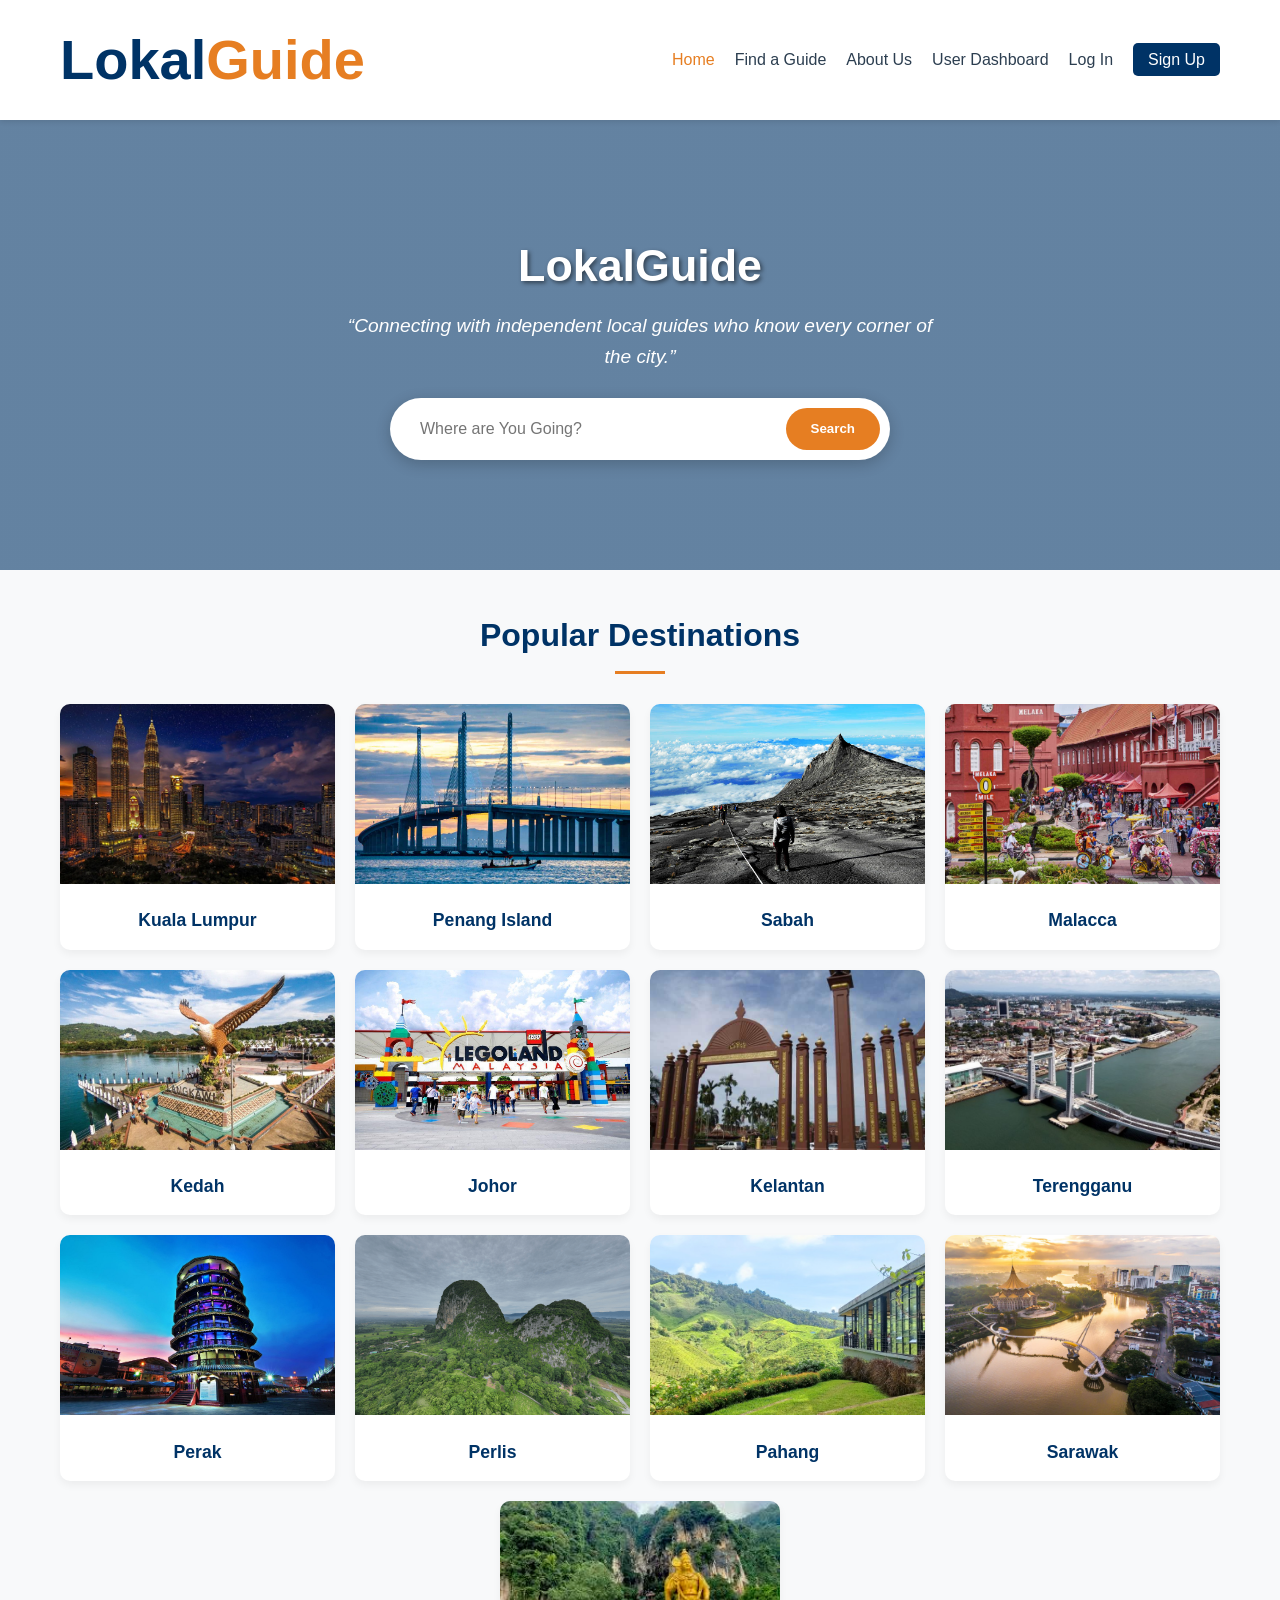
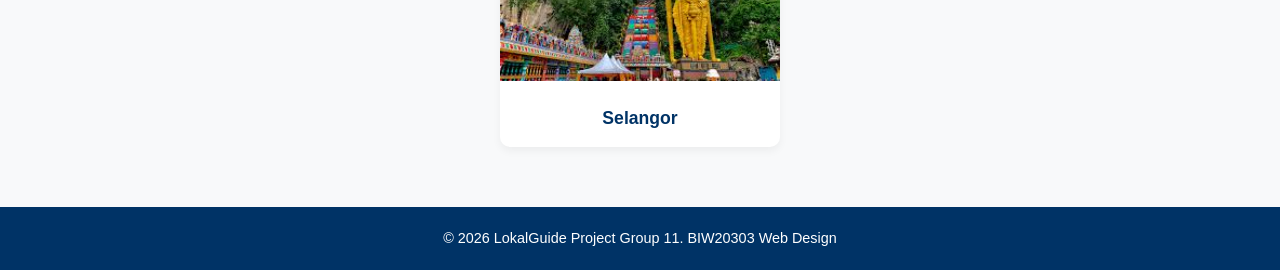
<file: index.html>
<!DOCTYPE html>
<html lang="ms">
<head>
    <meta charset="UTF-8">
    <meta name="viewport" content="width=device-width, initial-scale=1.0">
    <title>LokalGuide - Discover Authentic Experience</title>
    <link rel="stylesheet" href="style.css">
    <style>
        .page-header {
            background-color: var(--primary-blue);
            color: var(--white);
            text-align: center;
            padding: 40px 20px;
        }

        .page-header h1 {
            font-size: 2.2rem;
            margin-bottom: 10px;
        }
    
        .hero {
            background: linear-gradient(rgba(0, 51, 102, 0.6), rgba(0, 51, 102, 0.6)), 
                        url('https://st.depositphotos.com/1927453/1828/i/450/depositphotos_18280473-stock-photo-roszutec-peak-in-sunset-slovakia.jpg') no-repeat center center/cover;
            height: 450px;
            display: flex;
            flex-direction: column;
            justify-content: center;
            align-items: center;
            text-align: center;
            color: var(--white);
            padding: 0 20px;
        }

        .hero h1 {
            font-size: 2.8rem;
            margin-bottom: 10px;
            text-shadow: 2px 2px 4px rgba(0,0,0,0.5);
        }

        .hero p {
            font-size: 1.2rem;
            margin-bottom: 25px;
            max-width: 600px;
        }

    
        .search-box {
            background: var(--white);
            padding: 10px;
            border-radius: 50px;
            display: flex;
            width: 100%;
            max-width: 500px;
            box-shadow: 0 4px 15px rgba(0,0,0,0.2);
        }

        .search-box input {
            border: none;
            padding: 12px 20px;
            width: 100%;
            border-radius: 50px;
            outline: none;
            font-size: 1rem;
        }

        .search-box button {
            background-color: var(--accent-orange);
            color: var(--white);
            border: none;
            padding: 0 25px;
            border-radius: 50px;
            cursor: pointer;
            font-weight: bold;
            transition: background 0.3s;
        }

        .search-box button:hover {
            background-color: var(--primary-blue);
        }
        main {
            max-width: 1200px;
            margin: 40px auto;
            padding: 0 20px;
        }

        .section-title {
            text-align: center;
            margin-bottom: 30px;
            font-size: 2rem;
            color: var(--primary-blue);
            position: relative;
        }

        .section-title::after {
            content: '';
            display: block;
            width: 50px;
            height: 3px;
            background-color: var(--accent-orange);
            margin: 10px auto 0;
        }

        .grid-destinations {
            display: flex;
            flex-wrap: wrap;
            gap: 20px;
            justify-content: center;
        }

        .card {
            background-color: var(--white);
            flex: 1;
            min-width: 250px;
            max-width: 280px;
            border-radius: 10px;
            overflow: hidden;
            box-shadow: 0 4px 8px rgba(0,0,0,0.05);
            text-decoration: none;
            color: var(--text-dark);
            transition: transform 0.3s, box-shadow 0.3s;
        }

        .card:hover {
            transform: translateY(-5px);
            box-shadow: 0 8px 16px rgba(0,0,0,0.15);
        }

        .card img {
            width: 100%;
            height: 180px;
            object-fit: cover;
        }

        .card-body {
            padding: 15px;
            text-align: center;
        }

        .card-body h4 {
            font-size: 1.1rem;
            color: var(--primary-blue);
        }

    </style>
</head>
<body>

    <nav>
        <div class="nav-container">
            <a href="index.html" class="logo">Lokal<span>Guide</span></a>
            <ul>
                <li><a href="index.html"class="active">Home</a></li>
                <li><a href="guide.html">Find a Guide</a></li>
                <li><a href="aboutus.html">About Us</a></li>
                <li><a href="dashboard.html">User Dashboard</a></li>
                <li><a href="login.html" class="btn-login">Log In</a></li>
                <li><a href="signup.html" class="btn-signup">Sign Up</a></li>
            </ul>
        </div>
    </nav>
   
    <header class="hero">
        <h1>LokalGuide</h1>
        <p><em>“Connecting with independent local guides who know every corner of the city.”</em></p>
        
        <div class="search-box">
            <input type="text" placeholder="Where are You Going?">
            <button type="button">Search</button>
        </div>
    </header>

    <main>
        <h2 class="section-title">Popular Destinations</h2>
        
        <div class="grid-destinations">
           
            <a href="#" class="card">
            <img src="kl.jpg" alt="Kuala Lumpur" width="300" height="200">                
            <div class="card-body">
                    <h4>Kuala Lumpur</h4>
                </div>
            </a>

           
            <a href="#" class="card">
            <img src="penang.jpg" alt="Kuala Lumpur" width="300" height="200">                
            <div class="card-body">
                    <h4>Penang Island</h4>
                </div>
            </a>

            <a href="#" class="card">
            <img src="kk.jpg" alt="Kuala Lumpur" width="300" height="200">                
            <div class="card-body">
                    <h4>Sabah</h4>
                </div>
            </a>

            <a href="#" class="card">
            <img src="melaka.jpg" alt="Kuala Lumpur" width="300" height="200">                
            <div class="card-body">
                    <h4>Malacca</h4>
                </div>
            </a>
                        
            <a href="#" class="card">
            <img src="langkawi.jpg" alt="Kuala Lumpur" width="300" height="200">                
            <div class="card-body">
                    <h4>Kedah</h4>
                </div>
            </a>
                        
            <a href="#" class="card">
            <img src="johor.jpg" alt="Kuala Lumpur" width="300" height="200">                
            <div class="card-body">
                    <h4>Johor</h4>
                </div>
            </a>

            <a href="#" class="card">
            <img src="kelantan.jpg" alt="Kuala Lumpur" width="300" height="200">                
            <div class="card-body">
                    <h4>Kelantan</h4>
                </div>
            </a>         

            <a href="#" class="card">
            <img src="terengganu.jpg" alt="Kuala Lumpur" width="300" height="200">                
            <div class="card-body">
                    <h4>Terengganu</h4>
                </div>
            </a>           

            <a href="#" class="card">
            <img src="perak.jpg" alt="Kuala Lumpur" width="300" height="200">                
            <div class="card-body">
                    <h4>Perak</h4>
                </div>
            </a>       
                
            <a href="#" class="card">
            <img src="perlis.png" alt="Kuala Lumpur" width="300" height="200">                
            <div class="card-body">
                    <h4>Perlis</h4>
                </div>
            </a>

            <a href="#" class="card">
            <img src="pahang.jpg" alt="Kuala Lumpur" width="300" height="200">                
            <div class="card-body">
                    <h4>Pahang</h4>
                </div>
            </a>

            <a href="#" class="card">
            <img src="sarawak.webp" alt="Kuala Lumpur" width="300" height="200">                
            <div class="card-body">
                    <h4>Sarawak</h4>
                </div>
            </a>

            <a href="#" class="card">
            <img src="selangor.jpg" alt="Kuala Lumpur" width="300" height="200">                
            <div class="card-body">
                    <h4>Selangor</h4>
                </div>
            </a>
        </div>
    </main>

    <footer>
        <p>&copy; 2026 LokalGuide Project Group 11. BIW20303 Web Design</p>
    </footer>

</body>
</html>
</file>
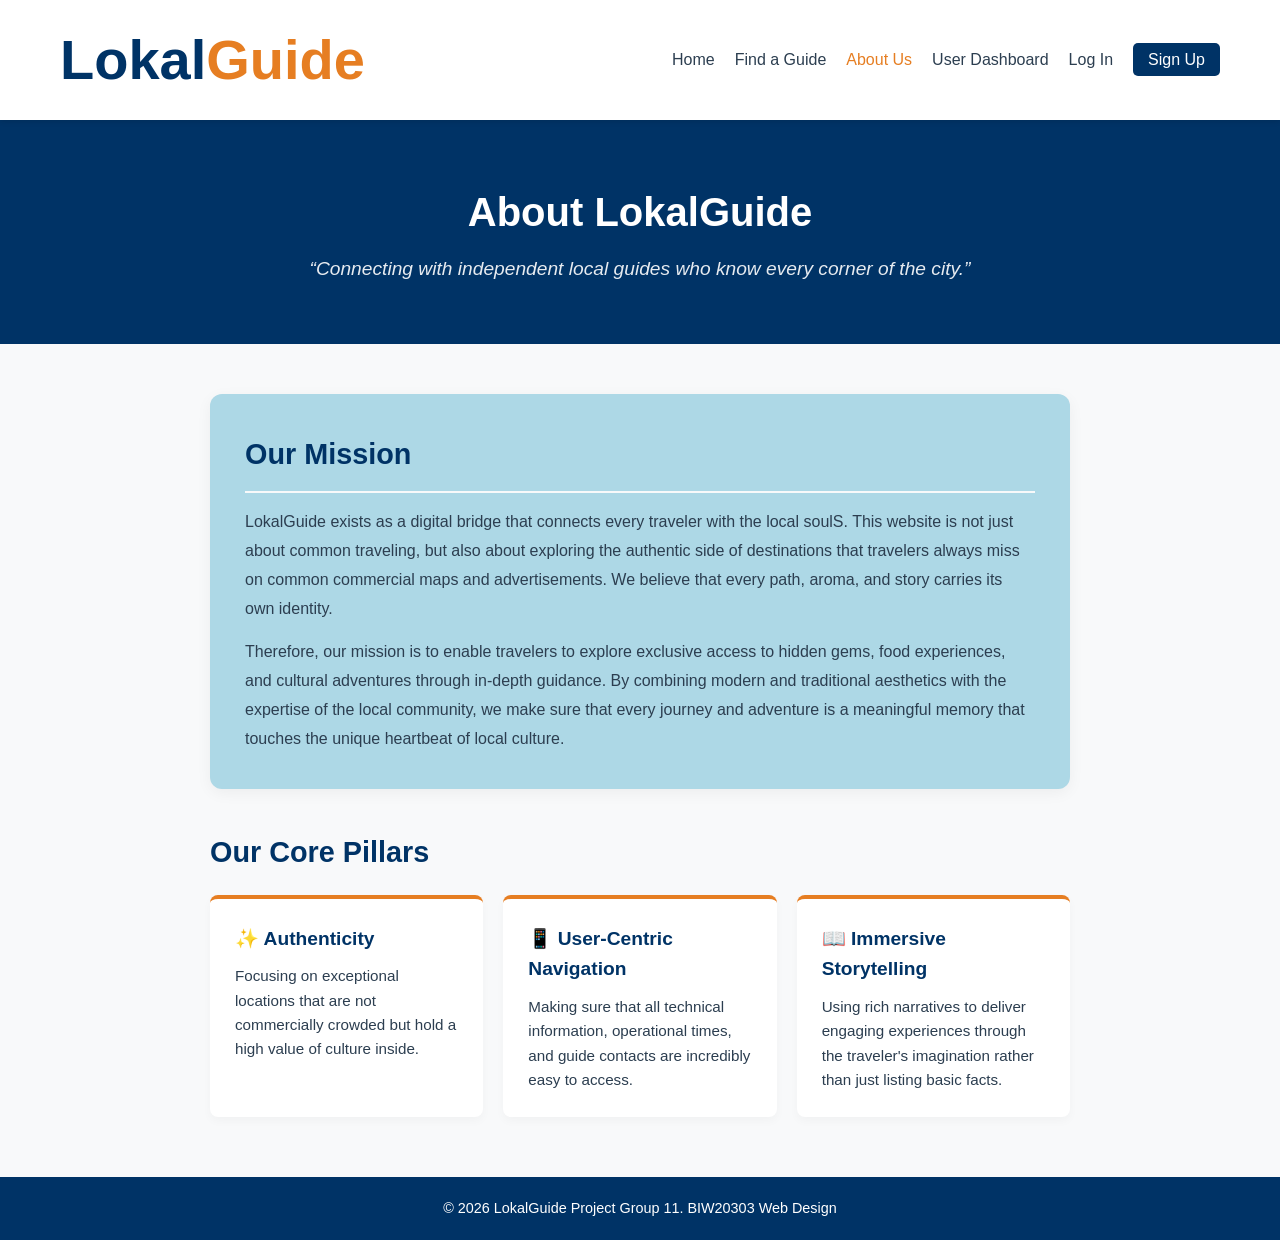
<file: aboutus.html>
<!DOCTYPE html>
<html lang="ms">
<head>
    <meta charset="UTF-8">
    <meta name="viewport" content="width=device-width, initial-scale=1.0">
    <title>About Us - LokalGuide</title>
    <link rel="stylesheet" href="style.css">
</head>
<style>
        .about-hero {
            background-color: #003366; 
            color: #ffffff;
            text-align: center;
            padding: 60px 20px;
        }

        .about-hero h1 {
            font-size: 2.5rem;
            margin-bottom: 10px;
        }

        .about-hero p {
            font-size: 1.2rem;
            max-width: 700px;
            margin: 0 auto;
            opacity: 0.9;
        }

        .about-content {
            max-width: 900px;
            margin: 50px auto;
            padding: 0 20px;
        }

        .story-section {
            background-color: lightblue;
            padding: 35px;
            border-radius: 12px;
            box-shadow: 0 4px 15px rgba(0,0,0,0.05);
            margin-bottom: 40px;
            line-height: 1.8;
        }

        .story-section h2 {
            color: #003366;
            margin-bottom: 15px;
            font-size: 1.8rem;
            border-bottom: 2px solid #f8f9fa;
            padding-bottom: 10px;
        }

        .pillar-grid {
            display: flex;
            flex-wrap: wrap;
            gap: 20px;
            margin-top: 20px;
        }

        .pillar-card {
            background: #ffffff;
            flex: 1;
            min-width: 250px;
            padding: 25px;
            border-radius: 8px;
            box-shadow: 0 4px 10px rgba(0,0,0,0.03);
            border-top: 4px solid #e67e22; /
        }

        .pillar-card h3 {
            color: #003366;
            margin-bottom: 10px;
            font-size: 1.2rem;
        }

        .pillar-card p {
            font-size: 0.95rem;
            color: #2c3e50;
        }
        
        </style>
<body>

    <nav>
        <div class="nav-container">
            <a href="index.html" class="logo">Lokal<span>Guide</span></a>
            <ul>
                <li><a href="index.html">Home</a></li>
                <li><a href="guide.html">Find a Guide</a></li>
                <li><a href="aboutus.html"class="active">About Us</a></li>
                <li><a href="dashboard.html">User Dashboard</a></li>
                <li><a href="login.html" class="btn-login">Log In</a></li>
                <li><a href="signup.html" class="btn-signup">Sign Up</a></li>
            </ul>
        </div>
    </nav>

    <header class="about-hero">
        <h1>About LokalGuide</h1>
        <p><em>“Connecting with independent local guides who know every corner of the city.”</em></p>
    </header>

    <main class="about-content">
        
    
        <section class="story-section">
            <h2>Our Mission</h2>
            <p>
                LokalGuide exists as a digital bridge that connects every traveler with the local soulS. 
                This website is not just about common traveling, but also about exploring the authentic side of 
                destinations that travelers always miss on common commercial maps and advertisements. 
                We believe that every path, aroma, and story carries its own identity. 
            </p>
            <p style="margin-top: 15px;">
                Therefore, our mission is to enable travelers to explore exclusive access to hidden gems, 
                food experiences, and cultural adventures through in-depth guidance. By combining modern 
                and traditional aesthetics with the expertise of the local community, we make sure that every journey 
                and adventure is a meaningful memory that touches the unique heartbeat of local culture.
            </p>
        </section>

        <section>
            <h2 style="color: #003366; margin-bottom: 20px; font-size: 1.8rem;">Our Core Pillars</h2>
            <div class="pillar-grid">
                
                <div class="pillar-card">
                    <h3>✨ Authenticity</h3>
                    <p>Focusing on exceptional locations that are not commercially crowded but hold a high value of culture inside.</p>
                </div>

              
                <div class="pillar-card">
                    <h3>📱 User-Centric Navigation</h3>
                    <p>Making sure that all technical information, operational times, and guide contacts are incredibly easy to access.</p>
                </div>

               
                <div class="pillar-card">
                    <h3>📖 Immersive Storytelling</h3>
                    <p>Using rich narratives to deliver engaging experiences through the traveler's imagination rather than just listing basic facts.</p>
                </div>

            </div>
        </section>

    </main>

    <footer>
        <p>&copy; 2026 LokalGuide Project Group 11. BIW20303 Web Design</p>
    </footer>

</body>
</html>
</file>
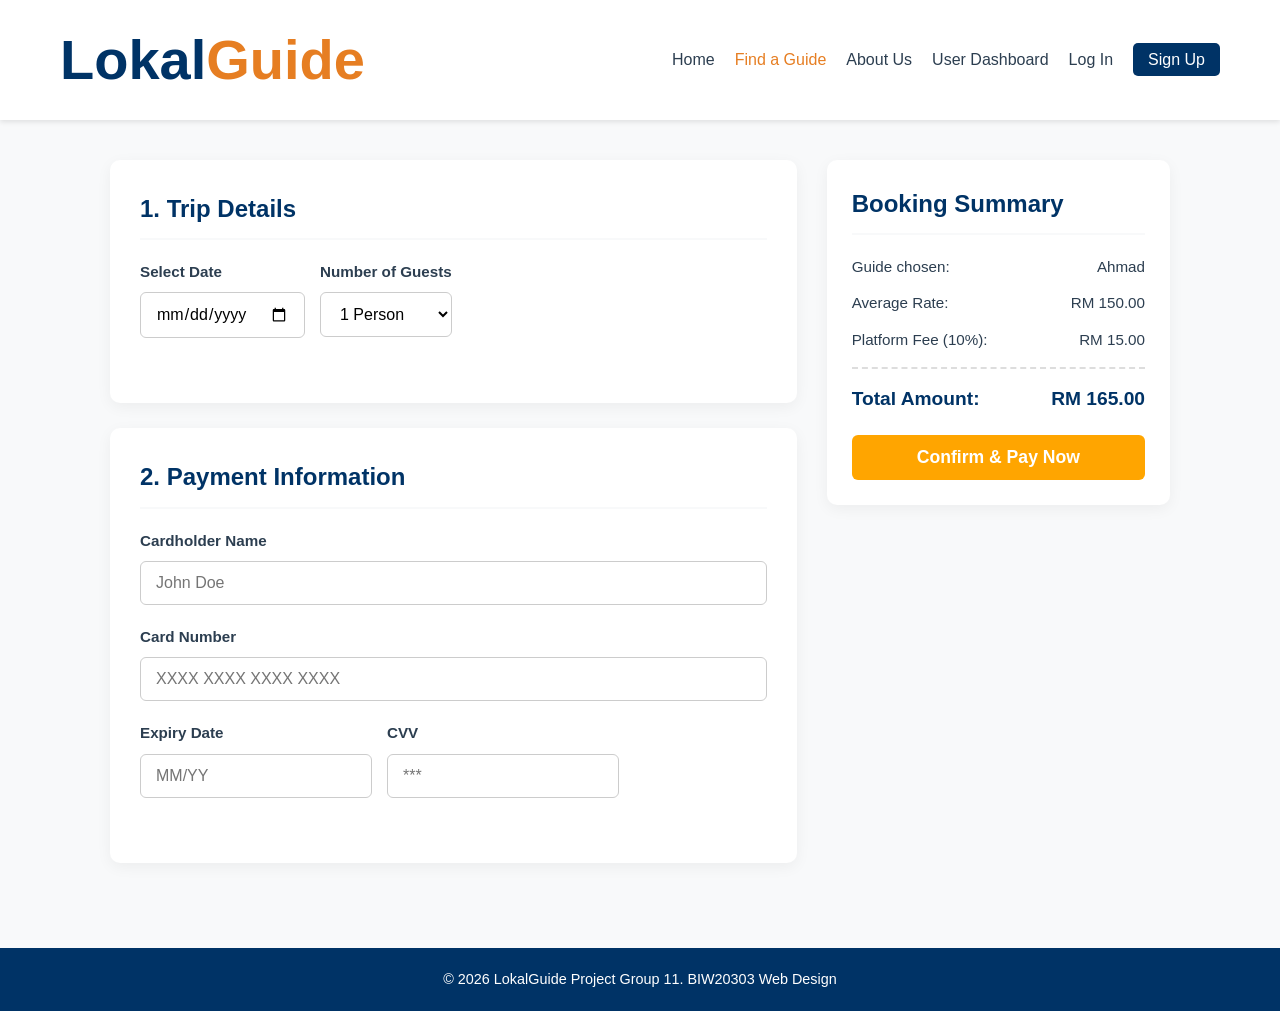
<file: booking.html>
<!DOCTYPE html>
<html lang="ms">
<head>
    <meta charset="UTF-8">
    <meta name="viewport" content="width=device-width, initial-scale=1.0">
    <title>Booking & Payment - LokalGuide</title>
    <link rel="stylesheet" href="style.css">
<style>
    .form-group {
        margin-bottom: 20px;
    }

    .form-group label {
        display: block;
        margin-bottom: 8px;
        font-weight: 600;
        color: var(--text-dark);
        font-size: 0.95rem;
    }

    .form-group input, .form-group select {
        width: 100%;
        padding: 12px 15px;
        border: 1px solid #cccccc;
        border-radius: 6px;
        outline: none;
        font-size: 1rem;
        background-color: white;
        transition: border-color 0.3s;
    }

    .form-group input:focus, .form-group select:focus {
        border-color: orange;
    }
        .booking-wrapper {
            max-width: 1100px;
            margin: 40px auto;
            padding: 0 20px;
            display: flex;
            flex-wrap: wrap;
            gap: 30px;
        }

        .booking-form-section {
            flex: 2;
            min-width: 320px;
        }

        .booking-summary-section {
            flex: 1;
            min-width: 300px;
        }

        .form-card {
            background: var(--white);
            padding: 30px;
            border-radius: 10px;
            box-shadow: 0 4px 15px rgba(0,0,0,0.05);
            margin-bottom: 25px;
        }

        .form-card h2, .summary-card h3 {
            color: var(--primary-blue);
            margin-bottom: 20px;
            font-size: 1.5rem;
            border-bottom: 2px solid var(--bg-light);
            padding-bottom: 10px;
        }

        .form-row {
            display: flex;
            gap: 15px;
            margin-bottom: 15px;
        }

        .summary-card {
            background: var(--white);
            padding: 25px;
            border-radius: 10px;
            box-shadow: 0 4px 15px rgba(0,0,0,0.05);
        }

        .summary-line{
            display: flex;
            justify-content: space-between;
            margin-bottom: 12px;
            font-size: 0.95rem;
            color: var(--text-dark);
        }

        .summary-total {
            display: flex;
            justify-content: space-between;
            margin-top: 15px;
            padding-top: 15px;
            border-top: 2px dashed #dddddd;
            font-size: 1.2rem;
            font-weight: bold;
            color: var(--primary-blue);
        }

        .btn-pay {
            width: 100%;
            padding: 12px;
            background-color: orange;
            color: white;
            border: none;
            border-radius: 6px;
            font-size: 1.1rem;
            font-weight: bold;
            cursor: pointer;
            transition: background 0.3s;
            margin-top: 20px;
        }

        .btn-pay:hover {
            background-color: var(--primary-blue);
        }

</style>
</head>
<body>

    <nav>
        <div class="nav-container">
            <a href="index.html" class="logo">Lokal<span>Guide</span></a>
            <ul>
                <li><a href="index.html">Home</a></li>
                <li><a href="guide.html" class="active">Find a Guide</a></li>
                <li><a href="aboutus.html">About Us</a></li>
                <li><a href="dashboard.html">User Dashboard</a></li>
                <li><a href="login.html" class="btn-login">Log In</a></li>
                <li><a href="signup.html" class="btn-signup">Sign Up</a></li>
            </ul>
        </div>
    </nav>

    <main class="booking-wrapper">
        
        <section class="booking-form-section">
            <div class="form-card">
                <h2>1. Trip Details</h2>
                <div class="form-row">
                    <div class="form-group">
                        <label for="trip-date">Select Date</label>
                        <input type="date" id="trip-date" required>
                    </div>
                    <div class="form-group">
                        <label for="guests">Number of Guests</label>
                        <select id="guests">
                            <option>1 Person</option>
                            <option>2 People</option>
                            <option>3 People</option>
                        </select>
                    </div>
                </div>
            </div>
            <div class="form-card">
                <h2>2. Payment Information</h2>
                <div class="form-group">
                    <label>Cardholder Name</label>
                    <input type="text" placeholder="John Doe" required>
                </div>
                <div class="form-group">
                    <label>Card Number</label>
                    <input type="text" placeholder="XXXX XXXX XXXX XXXX" required>
                </div>
                <div class="form-row">
                    <div class="form-group">
                    <label>Expiry Date </label>
                    <input type="text" placeholder="MM/YY" required>
                </div>
                <div class="form-group">
                        <label>CVV</label>
                        <input type="password" placeholder="***" required>
                    </div>
                </div>
            </div>
        </section>
        <aside class="booking-summary-section">
            <div class="summary-card">
                <h3>Booking Summary</h3>
            
                <div class="summary-line">
                    <span>Guide chosen:</span>
                    <span>Ahmad</span>
                </div>
                <div class="summary-line">
                    <span>Average Rate:</span>
                    <span>RM 150.00</span>
                </div>
                <div class="summary-line">
                    <span>Platform Fee (10%):</span>
                    <span>RM 15.00</span>
                </div>
                <div class="summary-total">
                    <span>Total Amount:</span>
                    <span>RM 165.00</span>
                </div>
                <form action="index1.html" method="GET">
                    <button type="submit" class="btn-pay">Confirm & Pay Now</button>
                </form>
            </div>
        </aside>
    </main>

    <footer>
        <p>&copy; 2026 LokalGuide Project Group 11. BIW20303 Web Design</p>
    </footer>

</body>
</html>
</file>
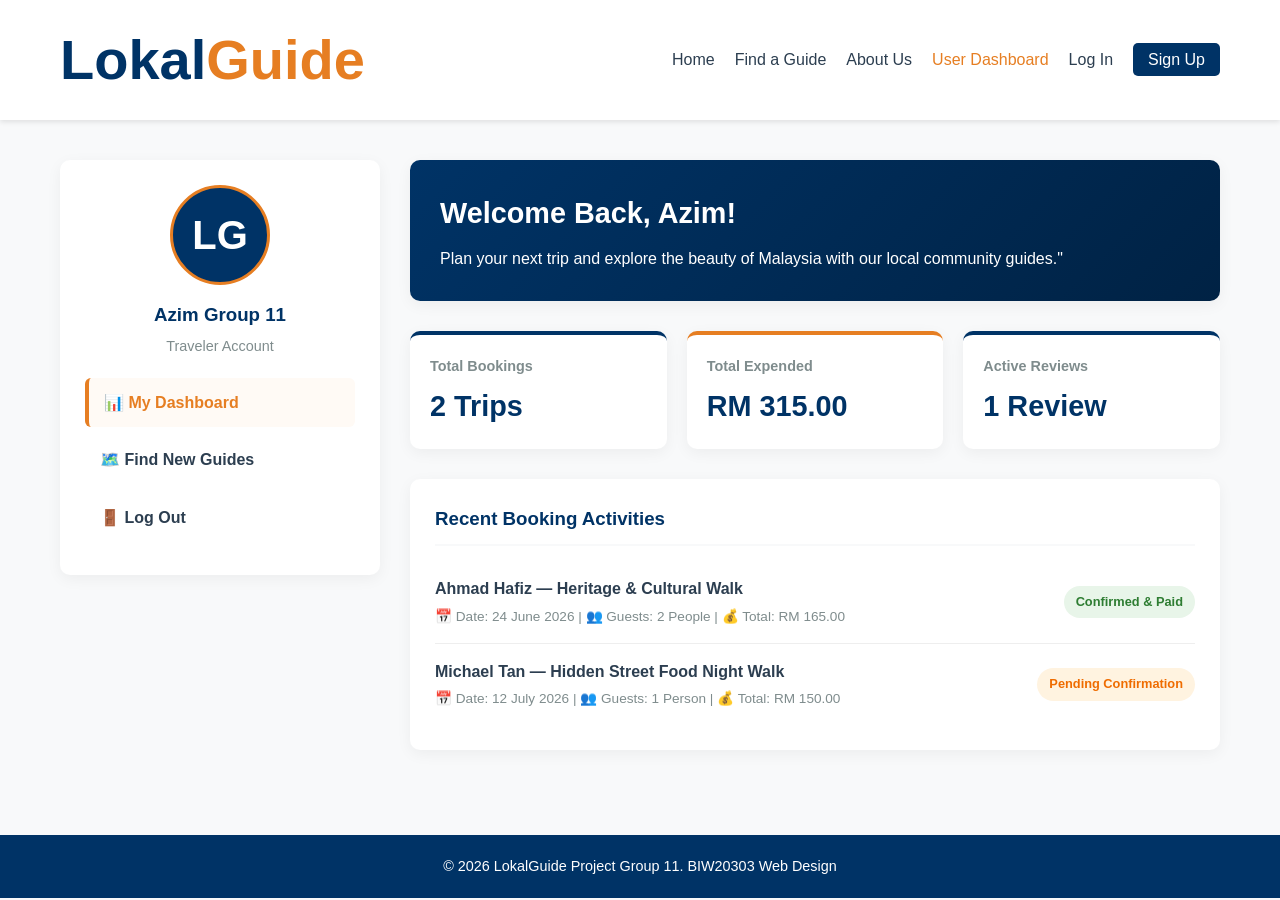
<file: dashboard.html>
<!DOCTYPE html>
<html lang="ms">
<head>
    <meta charset="UTF-8">
    <meta name="viewport" content="width=device-width, initial-scale=1.0">
    <title>User Dashboard - LokalGuide</title>
    <link rel="stylesheet" href="style.css">
    <style>

        .dashboard-container {
            max-width: 1200px;
            margin: 40px auto;
            padding: 0 20px;
            display: flex;
            flex-wrap: wrap;
            gap: 30px;
        }

        .dashboard-sidebar {
            flex: 1;
            min-width: 260px;
            background: #ffffff;
            padding: 25px;
            border-radius: 10px;
            box-shadow: 0 4px 15px rgba(0,0,0,0.05);
            text-align: center;
            height: fit-content;
        }

        .user-avatar {
            width: 100px;
            height: 100px;
            background-color: #003366; 
            color: #ffffff;
            font-size: 2.5rem;
            font-weight: bold;
            display: flex;
            align-items: center;
            justify-content: center;
            border-radius: 50%;
            margin: 0 auto 15px auto;
            border: 3px solid #e67e22;
        }

        .user-info h3 {
            color: #003366;
            margin-bottom: 5px;
        }

        .user-info p {
            color: #7f8c8d;
            font-size: 0.9rem;
            margin-bottom: 20px;
        }

        .sidebar-menu {
            list-style: none;
            padding: 0;
            text-align: left;
        }

        .sidebar-menu li a {
            display: block;
            padding: 12px 15px;
            color: #2c3e50;
            text-decoration: none;
            font-weight: 600;
            border-radius: 6px;
            transition: all 0.3s;
            margin-bottom: 8px;
        }

        .sidebar-menu li a:hover, .sidebar-menu li a.active {
            background-color: #fffaf5;
            color: #e67e22;
            border-left: 4px solid #e67e22;
        }

       
        .dashboard-main {
            flex: 3;
            min-width: 320px;
        }

        .welcome-card {
            background: linear-gradient(135deg, #003366, #002244);
            color: #ffffff;
            padding: 30px;
            border-radius: 10px;
            margin-bottom: 30px;
            box-shadow: 0 4px 15px rgba(0,0,0,0.05);
        }

        .welcome-card h2 {
            margin-bottom: 10px;
            font-size: 1.8rem;
        }

        .status-grid {
            display: grid;
            grid-template-columns: repeat(auto-fit, minmax(200px, 1fr));
            gap: 20px;
            margin-bottom: 30px;
        }

        .status-card {
            background: #ffffff;
            padding: 20px;
            border-radius: 10px;
            box-shadow: 0 4px 15px rgba(0,0,0,0.05);
            border-top: 4px solid #003366;
        }

        .status-card.orange {
            border-top: 4px solid #e67e22;
        }

        .status-card h4 {
            color: #7f8c8d;
            font-size: 0.9rem;
            margin-bottom: 5px;
        }

        .status-card p {
            font-size: 1.8rem;
            font-weight: bold;
            color: #003366;
        }

        .content-card {
            background: #ffffff;
            padding: 25px;
            border-radius: 10px;
            box-shadow: 0 4px 15px rgba(0,0,0,0.05);
            margin-bottom: 25px;
        }

        .content-card h3 {
            color: #003366;
            margin-bottom: 15px;
            border-bottom: 2px solid #f8f9fa;
            padding-bottom: 10px;
        }

        .booking-item {
            display: flex;
            justify-content: space-between;
            align-items: center;
            padding: 15px 0;
            border-bottom: 1px solid #eeeeee;
        }

        .booking-item:last-child {
            border-bottom: none;
        }

        .booking-details h4 {
            color: #2c3e50;
            margin-bottom: 4px;
        }

        .booking-details p {
            font-size: 0.85rem;
            color: #7f8c8d;
        }

        .status-badge {
            padding: 6px 12px;
            border-radius: 20px;
            font-size: 0.8rem;
            font-weight: bold;
            background-color: #e8f5e9;
            color: #2e7d32; 
        }

        .status-badge.pending {
            background-color: #fff3e0;
            color: #ef6c00; 
        }
    </style>
</head>
<body>

    <nav>
        <div class="nav-container">
            <a href="index.html" class="logo">Lokal<span>Guide</span></a>
            <ul>
                <li><a href="index.html">Home</a></li>
                <li><a href="guide.html">Find a Guide</a></li>
                <li><a href="aboutus.html">About Us</a></li>
                <li><a href="dashboard.html"class="active">User Dashboard</a></li>
                <li><a href="login.html" class="btn-login">Log In</a></li>
                <li><a href="signup.html" class="btn-signup">Sign Up</a></li>
            </ul>
        </div>
    </nav>

    <main class="dashboard-container">
        
        <aside class="dashboard-sidebar">
            <div class="user-avatar">LG</div>
            <div class="user-info">
                <h3>Azim Group 11</h3>
                <p>Traveler Account</p>
            </div>
            <ul class="sidebar-menu">
                <li><a href="#" class="active">📊 My Dashboard</a></li>
                <li><a href="guide.html">🗺️ Find New Guides</a></li>
                <li><a href="index1.html">🚪 Log Out</a></li>
            </ul>
        </aside>

        <section class="dashboard-main">
   
            <div class="welcome-card">
                <h2>Welcome Back, Azim!</h2>
                <p>Plan your next trip and explore the beauty of Malaysia with our local community guides."</p>
            </div>

        
            <div class="status-grid">
                <div class="status-card">
                    <h4>Total Bookings</h4>
                    <p>2 Trips</p>
                </div>
                <div class="status-card orange">
                    <h4>Total Expended</h4>
                    <p>RM 315.00</p>
                </div>
                <div class="status-card">
                    <h4>Active Reviews</h4>
                    <p>1 Review</p>
                </div>
            </div>

          
            <div class="content-card">
                <h3>Recent Booking Activities</h3>
                
                <div class="booking-item">
                    <div class="booking-details">
                        <h4>Ahmad Hafiz — Heritage & Cultural Walk</h4>
                        <p>📅 Date: 24 June 2026 | 👥 Guests: 2 People | 💰 Total: RM 165.00</p>
                    </div>
                    <span class="status-badge">Confirmed & Paid</span>
                </div>

   
                <div class="booking-item">
                    <div class="booking-details">
                        <h4>Michael Tan — Hidden Street Food Night Walk</h4>
                        <p>📅 Date: 12 July 2026 | 👥 Guests: 1 Person | 💰 Total: RM 150.00</p>
                    </div>
                    <span class="status-badge pending">Pending Confirmation</span>
                </div>
            </div>

        </section>

    </main>

    <footer>
        <p>&copy; 2026 LokalGuide Project Group 11. BIW20303 Web Design</p>
    </footer>

</body>
</html>
</file>
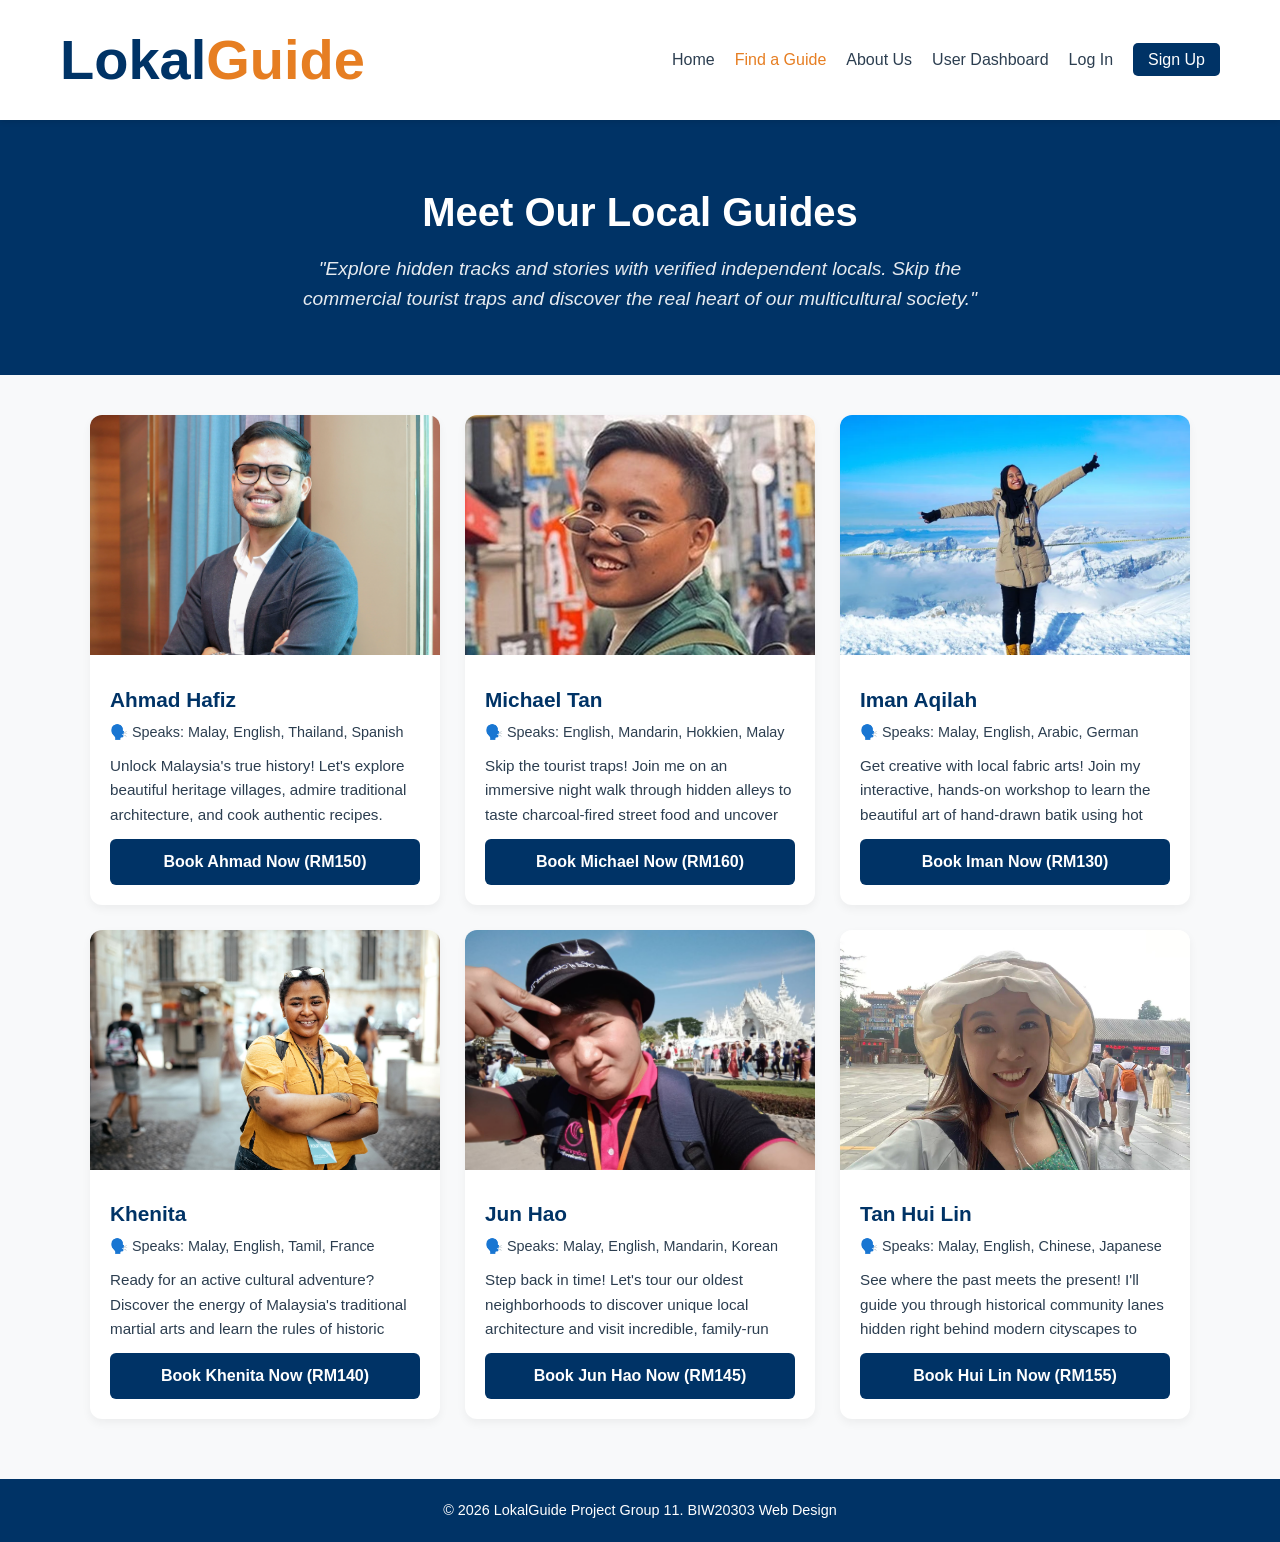
<file: guide.html>
<!DOCTYPE html>
<html lang="ms">
<head>
    <meta charset="UTF-8">
    <meta name="viewport" content="width=device-width, initial-scale=1.0">
    <title>Find a Guide - LokalGuide</title>
    <link rel="stylesheet" href="style.css">
<style>
    .page-header {
            background-color: #003366; 
            color: #ffffff;
            text-align: center;
            padding: 60px 20px;
        }

        .page-header h1 {
            font-size: 2.5rem;
            margin-bottom: 10px;
        }

        .page-header p {
            font-size: 1.2rem;
            max-width: 700px;
            margin: 0 auto;
            opacity: 0.9;
        }

        .container {
            max-width: 1200px;
            margin: 40px auto;
            padding: 0 20px;
        }

        
        .guide-grid {
            display: flex;
            flex-wrap: wrap;
            gap: 25px;
            justify-content: center;
        }

        .guide-card {
            background-color: var(--white);
            flex: 1;
            min-width: 280px;
            max-width: 350px;
            border-radius: 12px;
            overflow: hidden;
            box-shadow: 0 4px 10px rgba(0,0,0,0.05);
            transition: transform 0.3s;
        }

        .guide-card:hover {
            transform: translateY(-5px);
            box-shadow: 0 8px 20px rgba(0,0,0,0.15);
        }

        .guide-img-container {
            position: relative;
        }

        .guide-card img {
            width: 100%;
            height: 240px;
            object-fit: cover;
        }

        .badge-location {
            position: absolute;
            bottom: 15px;
            left: 15px;
            background-color: var(--accent-orange);
            color: var(--white);
            padding: 5px 12px;
            font-size: 0.85rem;
            border-radius: 20px;
            font-weight: bold;
        }

     
        .guide-info {
            padding: 20px;
        }

        .guide-info h3 {
            color: var(--primary-blue);
            margin-bottom: 5px;
            font-size: 1.3rem;
        }

        .guide-lang {
            font-size: 0.9rem;
            color: var(--gray);
            margin-bottom: 10px;
        }

        .guide-desc {
            font-size: 0.95rem;
            color: var(--text-dark);
            margin-bottom: 15px;
            height: 70px; 
            overflow: hidden;
        }

        .btn-book {
            display: block;
            text-align: center;
            background-color: var(--primary-blue);
            color: var(--white);
            text-decoration: none;
            padding: 10px;
            border-radius: 6px;
            font-weight: bold;
            transition: background 0.3s;
        }
        .btn-book:hover {
            background-color: var(--accent-orange);
        }

</style>
</head>
<body>
    <nav>
        <div class="nav-container">
            <a href="index.html" class="logo">Lokal<span>Guide</span></a>
            <ul>
                <li><a href="index.html">Home</a></li>
                <li><a href="guide.html"class="active">Find a Guide</a></li>
                <li><a href="aboutus.html">About Us</a></li>
                <li><a href="dashboard.html">User Dashboard</a></li>
                <li><a href="login.html" class="btn-login">Log In</a></li>
                <li><a href="signup.html" class="btn-signup">Sign Up</a></li>
            </ul>
        </div>
    </nav>

    <header class="page-header">
        <h1>Meet Our Local Guides</h1>
        <p><em>"Explore hidden tracks and stories with verified independent locals. Skip the commercial tourist traps and discover the real heart of our multicultural society."</em></p>
    </header>

    <main class="container">
        <div class="guide-grid">
            
            <article class="guide-card">
                <div class="guide-img-container">
                   <img src="ahmad.webp" alt="Ahmad" width="300" height="200">
                   
                </div>
                <div class="guide-info">
                    <h3>Ahmad Hafiz</h3>
                    <p class="guide-lang">🗣️ Speaks: Malay, English, Thailand, Spanish </p>
                    <p class="guide-desc">Unlock Malaysia's true history! Let's explore beautiful heritage villages, admire traditional architecture, and cook authentic recipes.</p>
                    <a href="booking.html" class="btn-book">Book Ahmad Now (RM150)</a>
                </div>
            </article>

            <article class="guide-card">
                <div class="guide-img-container">
                    <img src="michael.jpg" alt="michael" width="300" height="200">
                    
                </div>
                <div class="guide-info">
                    <h3>Michael Tan</h3>
                    <p class="guide-lang">🗣️ Speaks: English, Mandarin, Hokkien, Malay</p>
                    <p class="guide-desc">Skip the tourist traps! Join me on an immersive night walk through hidden alleys to taste charcoal-fired street food and uncover the rich history of legacy hawker stalls.</p>
                    <a href="booking.html" class="btn-book">Book Michael Now (RM160)</a>
                </div>
            </article>

            <article class="guide-card">
                <div class="guide-img-container">
                    <img src="ilham.webp" alt="ilham" width="300" height="200">
                   
                </div>
                <div class="guide-info">
                    <h3>Iman Aqilah</h3>
                    <p class="guide-lang">🗣️ Speaks: Malay, English, Arabic, German</p>
                    <p class="guide-desc">Get creative with local fabric arts! Join my interactive, hands-on workshop to learn the beautiful art of hand-drawn batik using hot wax and traditional vibrant dyes.</p>
                    <a href="booking.html" class="btn-book">Book Iman Now (RM130)</a>
                </div>
            </article>

            <article class="guide-card">
                <div class="guide-img-container">
                  <img src="khenita.jpg" alt="khenita" width="300" height="200">
                    
                </div>
                <div class="guide-info">
                    <h3>Khenita</h3>
                    <p class="guide-lang">🗣️ Speaks: Malay, English, Tamil, France</p>
                    <p class="guide-desc">Ready for an active cultural adventure? Discover the energy of Malaysia's traditional martial arts and learn the rules of historic games played by past generations.</p>
                    <a href="booking.html" class="btn-book">Book Khenita Now (RM140)</a>
                </div>
            </article>

            <article class="guide-card">
                <div class="guide-img-container">
                    <img src="jun.jpg" alt="junhao" width="300" height="200">
                   
                </div>
                <div class="guide-info">
                    <h3>Jun Hao</h3>
                    <p class="guide-lang">🗣️ Speaks: Malay, English, Mandarin, Korean</p>
                    <p class="guide-desc">Step back in time! Let's tour our oldest neighborhoods to discover unique local architecture and visit incredible, family-run legacy trades that are still alive today.</p>
                    <a href="booking.html" class="btn-book">Book Jun Hao Now (RM145)</a>
                </div>
            </article>
            
            <article class="guide-card">
                <div class="guide-img-container">
                    <img src="tan.webp" alt="tan" width="300" height="200">
                    
                </div>
                <div class="guide-info">
                    <h3>Tan Hui Lin</h3>
                    <p class="guide-lang">🗣️ Speaks: Malay, English, Chinese, Japanese</p>
                    <p class="guide-desc">See where the past meets the present! I'll guide you through historical community lanes hidden right behind modern cityscapes to capture the true soul of local living.</p>
                    <a href="booking.html" class="btn-book">Book Hui Lin Now (RM155)</a>
                </div>
            </article>

        </div>
    </main>

    <footer>
        <p>&copy; 2026 LokalGuide Project Group 11. BIW20303 Web Design </p>
    </footer>

</body>
</html>
</file>
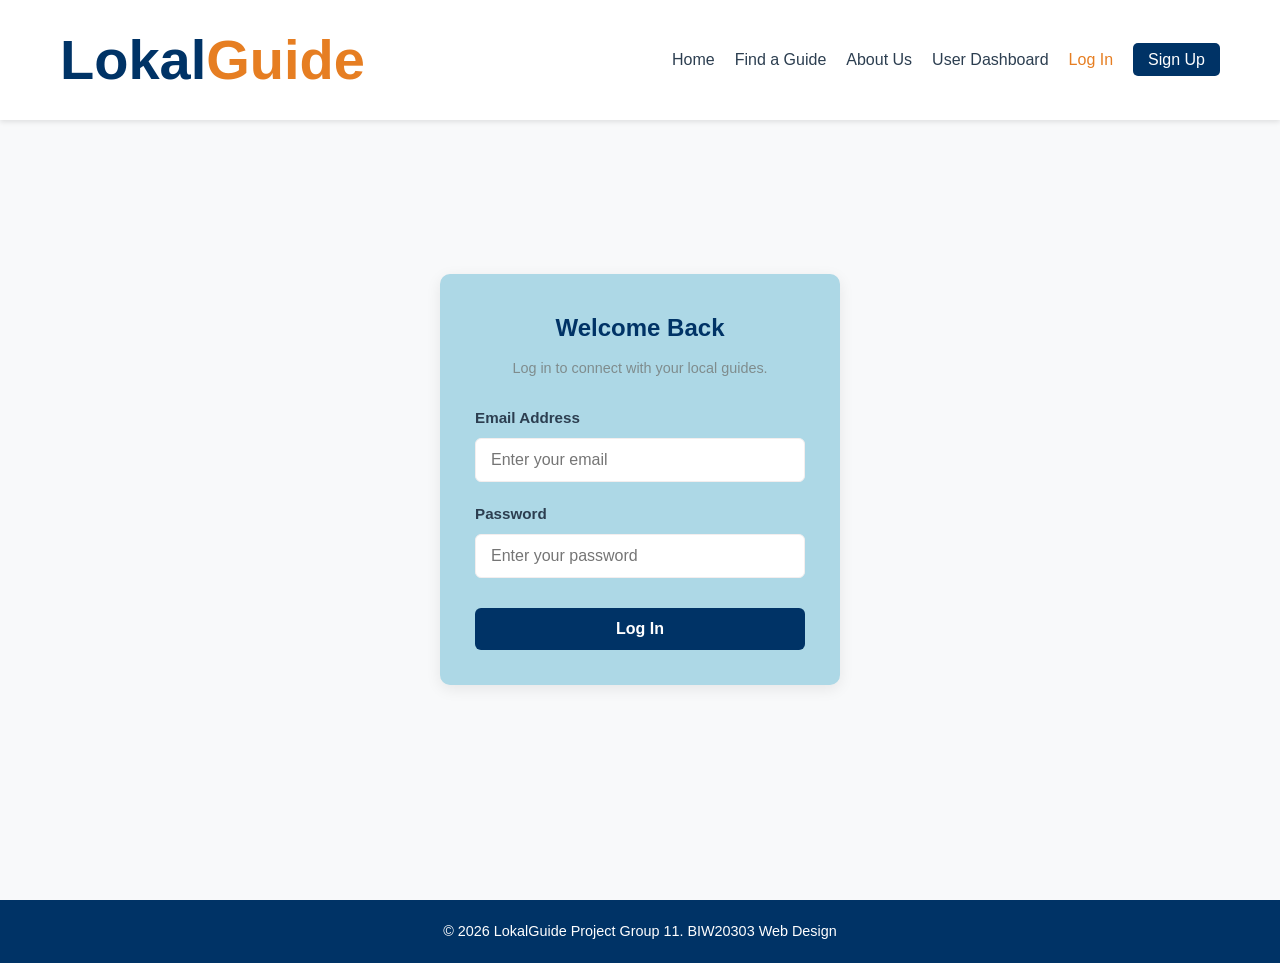
<file: login.html>
<!DOCTYPE html>
<html lang="ms">
<head>
    <meta charset="UTF-8">
    <meta name="viewport" content="width=device-width, initial-scale=1.0">
    <title>Log In - LokalGuide</title>
    <link rel="stylesheet" href="style.css">
</head>
<style>
        .author-wrapper {
            min-height: 80vh;
            display: flex;
            justify-content: center;
            align-items: center;
            padding: 20px;
        }
        .author-card {
            background: lightblue;
            width: 100%;
            max-width: 400px;
            padding: 35px;
            border-radius: 10px;
            box-shadow: 0 4px 15px rgba(0,0,0,0.08);
        }

        .author-card h2 {
            color: #003366;
            margin-bottom: 10px;
            text-align: center;
        }

        .author-card p {
            color: #7f8c8d;
            font-size: 0.9rem;
            text-align: center;
            margin-bottom: 25px;
        }

        .form-group {
            margin-bottom: 20px;
        }

        .form-group label {
            display: block;
            margin-bottom: 8px;
            font-weight: 600;
            color: #2c3e50;
            font-size: 0.95rem;
        }

        .form-group input {
            width: 100%;
            padding: 12px 15px;
            border: 1px solid #f3eeee;
            border-radius: 6px;
            outline: none;
            font-size: 1rem;
            transition: border-color 0.3s;
        }

        .form-group input:focus {
            border-color: #e67e22;
        }

        .btn-submit {
            width: 100%;
            padding: 12px;
            background-color: #003366;
            color: #ffffff;
            border: none;
            border-radius: 6px;
            font-size: 1rem;
            font-weight: bold;
            cursor: pointer;
            transition: background 0.3s;
            margin-top: 10px;
        }

        .btn-submit:hover {
            background-color: #e67e22;
        }

        .author-switch {
            text-align: center;
            margin-top: 20px;
            font-size: 0.9rem;
            color: #2c3e50;
        }
</style>
<body>
    <nav>
        <div class="nav-container">
            <a href="index.html" class="logo">Lokal<span>Guide</span></a>
            <ul>
                <li><a href="index.html">Home</a></li>
                <li><a href="guide.html">Find a Guide</a></li>
                <li><a href="aboutus.html">About Us</a></li>
                <li><a href="dashboard.html">User Dashboard</a></li>
                <li><a href="login.html" class="btn-login active">Log In</a></li>
                <li><a href="signup.html" class="btn-signup">Sign Up</a></li>
            </ul>
        </div>
    </nav>


    <main class="author-wrapper">
    <div class="author-card">
        <h2>Welcome Back</h2>
        <p>Log in to connect with your local guides.</p>
        
        <form action="dashboard.html" method="GET">
            <div class="form-group">
                <label for="email">Email Address</label>
                <input type="email" id="email" placeholder="Enter your email" required>
            </div>
            
            <div class="form-group">
                <label for="password">Password</label>
                <input type="password" id="password" placeholder="Enter your password" required>
            </div>
            
            <button type="submit" class="btn-submit">Log In</button>
        </form>
    </div>
    </main>

    <footer>
        <p>&copy; 2026 LokalGuide Project Group 11. BIW20303 Web Design</p>
    </footer>

</body>
</html>
</file>
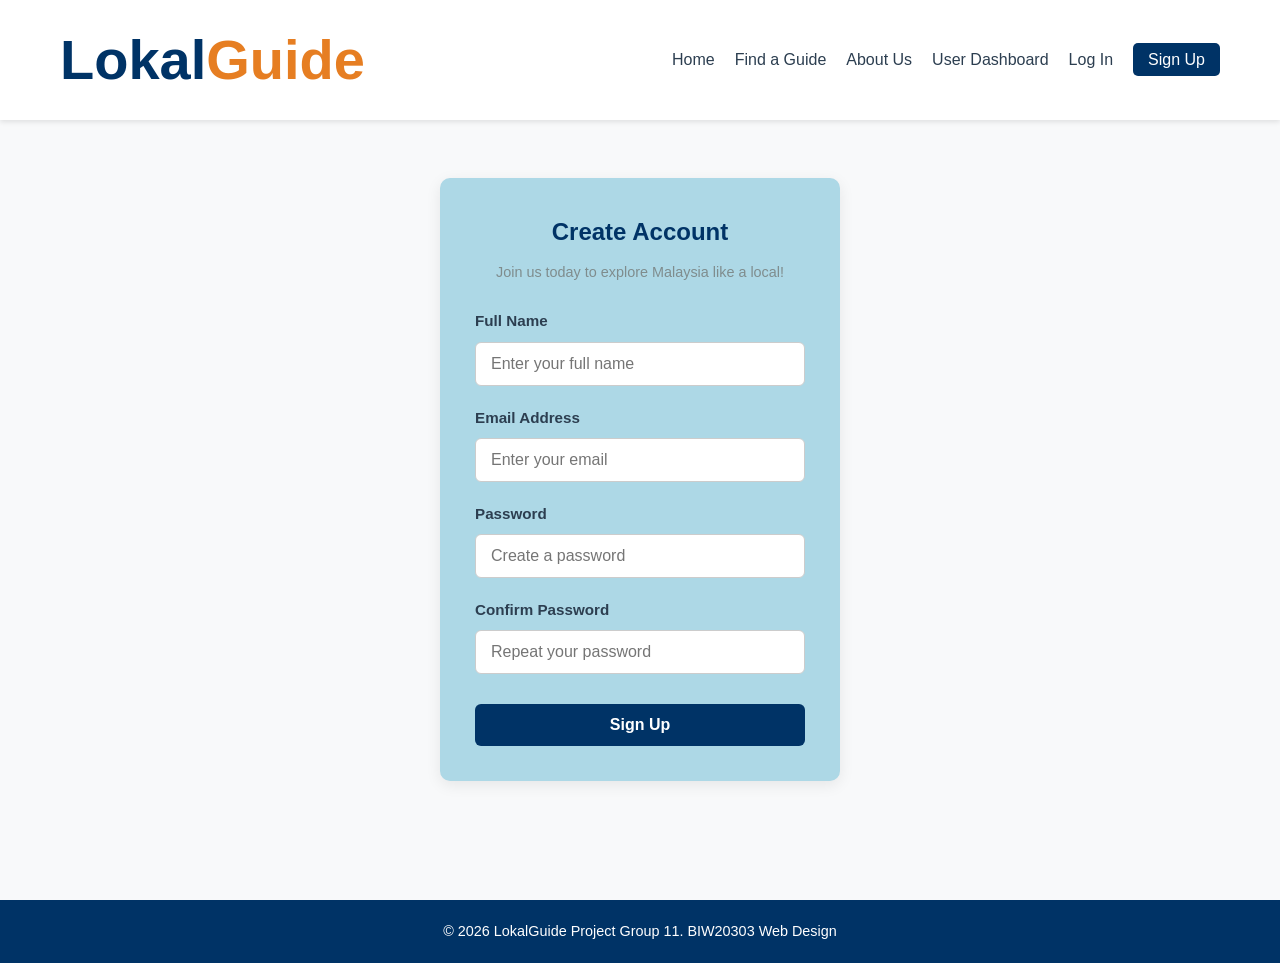
<file: signup.html>
<!DOCTYPE html>
<html lang="ms">
<head>
    <meta charset="UTF-8">
    <meta name="viewport" content="width=device-width, initial-scale=1.0">
    <title>Sign Up - LokalGuide</title>
    <link rel="stylesheet" href="style.css">
</head>
<style>
    
        .author-wrapper {
            min-height: 80vh;
            display: flex;
            justify-content: center;
            align-items: center;
            padding: 20px;
        }
        .author-card {
            background: lightblue;
            width: 100%;
            max-width: 400px;
            padding: 35px;
            border-radius: 10px;
            box-shadow: 0 4px 15px rgba(0,0,0,0.08);
        }

        .author-card h2 {
            color: #003366;
            margin-bottom: 10px;
            text-align: center;
        }

        .author-card p {
            color: #7f8c8d;
            font-size: 0.9rem;
            text-align: center;
            margin-bottom: 25px;
        }

        .form-group {
            margin-bottom: 20px;
        }

        .form-group label {
            display: block;
            margin-bottom: 8px;
            font-weight: 600;
            color: #2c3e50;
            font-size: 0.95rem;
        }

        .form-group input {
            width: 100%;
            padding: 12px 15px;
            border: 1px solid #cccccc;
            border-radius: 6px;
            outline: none;
            font-size: 1rem;
            transition: border-color 0.3s;
        }

        .form-group input:focus {
            border-color: #e67e22;
        }

        .btn-submit {
            width: 100%;
            padding: 12px;
            background-color: #003366;
            color: #ffffff;
            border: none;
            border-radius: 6px;
            font-size: 1rem;
            font-weight: bold;
            cursor: pointer;
            transition: background 0.3s;
            margin-top: 10px;
        }

        .btn-submit:hover {
            background-color: #e67e22;
        }

        .author-switch {
            text-align: center;
            margin-top: 20px;
            font-size: 0.9rem;
            color: #2c3e50;
        }
        
</style>
<body>

    <nav>
        <div class="nav-container">
            <a href="index.html" class="logo">Lokal<span>Guide</span></a>
            <ul>
                <li><a href="index.html">Home</a></li>
                <li><a href="guide.html">Find a Guide</a></li>
                <li><a href="aboutus.html">About Us</a></li>
                <li><a href="dashboard.html">User Dashboard</a></li>
                <li><a href="login.html" class="btn-login">Log In</a></li>
                <li><a href="signup.html" class="btn-signup active">Sign Up</a></li>

            </ul>
        </div>
    </nav>

    <main class="author-wrapper">
        <div class="author-card">
            <h2>Create Account</h2>
            <p>Join us today to explore Malaysia like a local!</p>
            
            <form action="index.html" method="GET">
                <div class="form-group">
                    <label for="fullname">Full Name</label>
                    <input type="text" id="fullname" placeholder="Enter your full name" required>
                </div>

                <div class="form-group">
                    <label for="email">Email Address</label>
                    <input type="email" id="email" placeholder="Enter your email" required>
                </div>
                
                <div class="form-group">
                    <label for="password">Password</label>
                    <input type="password" id="password" placeholder="Create a password" required>
                </div>

                <div class="form-group">
                    <label for="confirmpassword">Confirm Password</label>
                    <input type="password" id="confirmpassword" placeholder="Repeat your password" required>
                </div>
                
                <button type="submit" class="btn-submit">Sign Up</button>
            </form>
            
        </div>
    </main>
    <footer>
        <p>&copy; 2026 LokalGuide Project Group 11. BIW20303 Web Design</p>
    </footer>

</body>
</html>
</file>
<file: style.css>
*{
            margin: 0;
            padding: 0;
            box-sizing: border-box;
            font-family: 'Segoe UI', Arial, sans-serif;
        }
        :root {
            --primary-blue: #003366; 
            --accent-orange: #e67e22; 
            --bg-light: #f8f9fa;
            --text-dark: #2c3e50;
            --white: #ffffff;
        }
        body {
            background-color: var(--bg-light);
            color: var(--text-dark);
            line-height: 1.6;
        }
        nav {
            background-color: var(--white);
            box-shadow: 0 2px 5px rgba(0,0,0,0.1);
            position: sticky;
            top: 0;
            z-index: 1000;
        }

        .nav-container {
            max-width: 1200px;
            margin: 0 auto;
            display: flex;
            justify-content: space-between;
            align-items: center;
            padding: 15px 20px;
        }

        .logo {
            font-size: 3.5rem;
            font-weight: bold;
            color: var(--primary-blue);
            text-decoration: none;
        }

        .logo span {
            color: var(--accent-orange);
        }

        nav ul {
            display: flex;
            list-style: none;
            gap: 20px;
            align-items: center;
        }

        nav ul li a {
            text-decoration: none;
            color: var(--text-dark);
            font-weight: 500;
            transition: color 0.3s;
        }

        nav ul li a:hover, 
        nav ul li a.active {
            color: var(--accent-orange);
        }

        .btn-signup {
            background-color: var(--primary-blue);
            color: var(--white) !important;
            padding: 8px 15px;
            border-radius: 5px;
        }

        .btn-signup:hover {
            background-color: var(--accent-orange);
        }


        footer {
            background-color: var(--primary-blue);
            color: var(--white);
            text-align: center;
            padding: 20px;
            margin-top: 60px;
            font-size: 0.9rem;
        }
        @media screen and (max-width: 768px){
        body {
            font-size: 14px; 
        }
        .container, .booking-wrapper, .about-content {
            padding: 0 15px;
            margin: 20px auto;
        }
        .nav-container {
            flex-direction: column;
            gap: 12px;
            padding: 12px 15px;
        }
        nav ul {
            flex-direction: column;
            width: 100%;
            gap: 10px;
            padding: 0;
            text-align: center;
        }
        nav ul li, .btn-signup, .card, .guide-card, .pillar-card {
            width: 100%;
            max-width: 100%;
        }
        nav ul li a {
            display: block;
            padding: 8px 0;
        }
        .hero h1 {
            font-size: 2rem;
        }
        .page-header, .about-hero {
            padding: 40px 15px;
        }
        .page-header h1, .about-hero h1 {
            font-size: 1.8rem; 
        }
        .search-box {
            flex-direction: column;
            border-radius: 10px;
            background: transparent;
            box-shadow: none;
            gap: 10px;
        }
        .search-box input, .search-box button {
            border-radius: 8px;
            padding: 12px;
            width: 100%;
        }
        .grid-destinations, .guide-grid, .pillars-grid {
            flex-direction: column;
            align-items: center;
            gap: 15px;
        }
        .booking-wrapper, .form-row {
            flex-direction: column;
            gap: 0;
        }
        .booking-form-section, .booking-summary-section {
            width: 100%;
        }
    }
</file>
